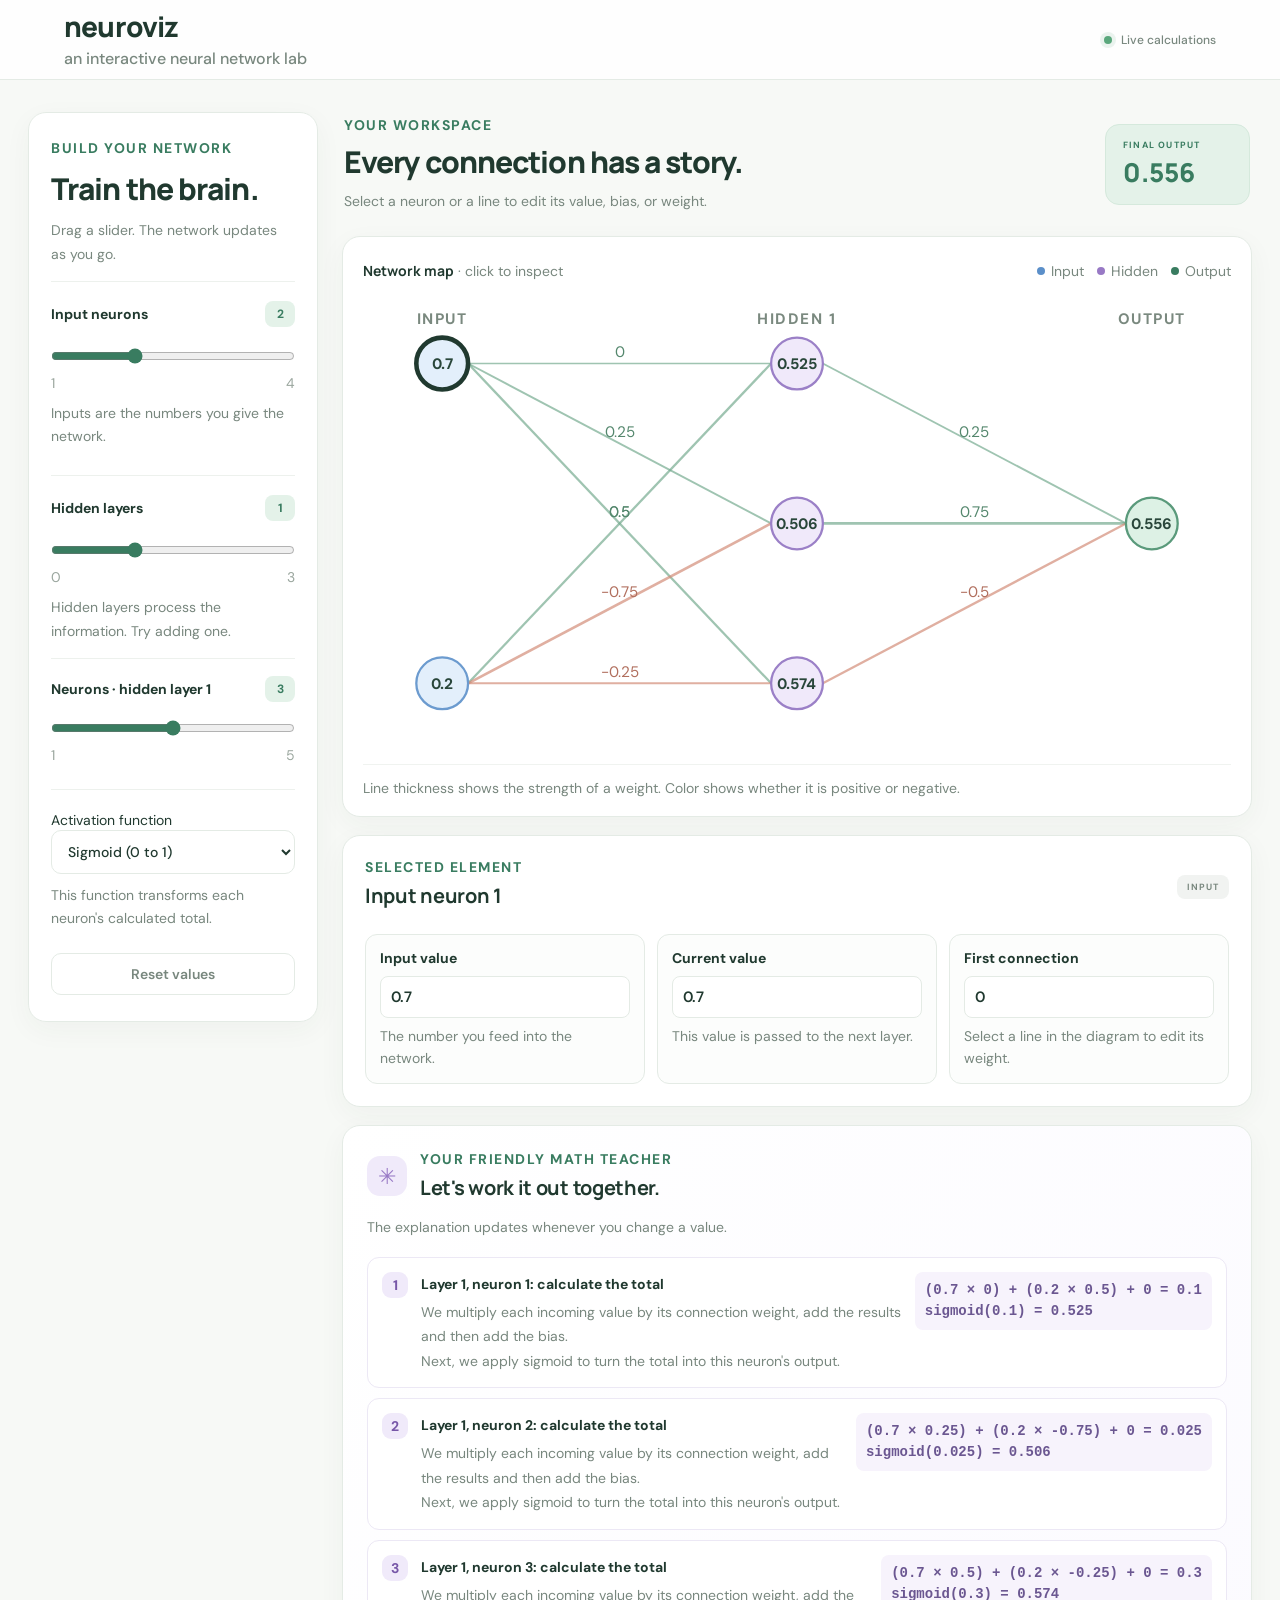
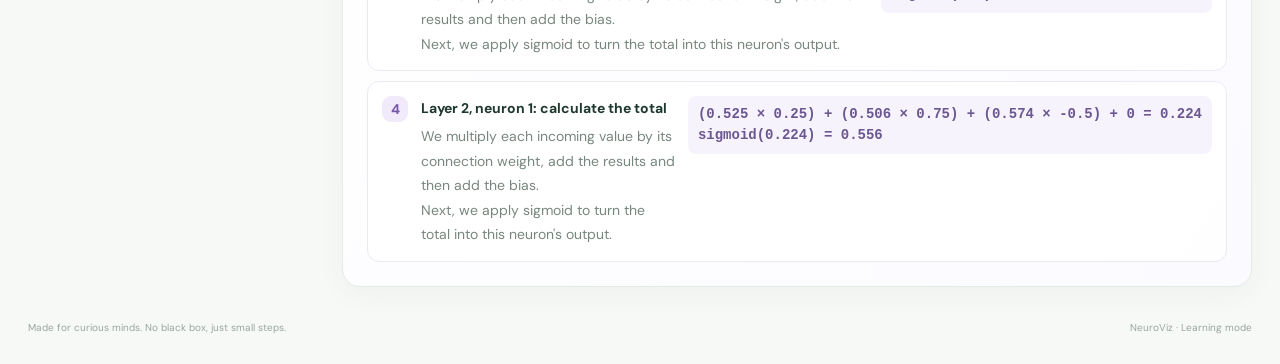
<file: index.html>
<!doctype html>
<html lang="en">
<head>
  <meta charset="utf-8">
  <meta name="viewport" content="width=device-width, initial-scale=1">
  <title>NeuroViz : Neural Network Playground</title>
  <link rel="stylesheet" href="style.css">
</head>
<body>
  <header class="topbar">
    <a class="brand" href="#">
      <span>neuroviz
        <small>an interactive neural network lab</small>
      </span>
    </a>
    <div class="top-note"><span class="status-dot"></span> Live calculations</div>
  </header>

  <main class="layout site-content">
    <aside class="controls panel">
      <div class="eyebrow">BUILD YOUR NETWORK</div>
      <h1>Train the brain.</h1>
      <p class="muted">Drag a slider. The network updates as you go.</p>

      <section class="control-group">
        <div class="control-heading"><label for="inputCount">Input neurons</label><output id="inputCountOut">2</output></div>
        <input id="inputCount" type="range" min="1" max="4" value="2" step="1">
        <div class="range-labels"><span>1</span><span>4</span></div>
        <p class="hint">Inputs are the numbers you give the network.</p>
      </section>

      <section class="control-group">
        <div class="control-heading"><label for="hiddenCount">Hidden layers</label><output id="hiddenCountOut">1</output></div>
        <input id="hiddenCount" type="range" min="0" max="3" value="1" step="1">
        <div class="range-labels"><span>0</span><span>3</span></div>
        <p class="hint">Hidden layers process the information. Try adding one.</p>
      </section>

      <div id="layerControls"></div>

      <section class="control-group">
        <label for="activation">Activation function</label>
        <select id="activation">
          <option value="sigmoid">Sigmoid (0 to 1)</option>
          <option value="relu">ReLU (0 or above)</option>
          <option value="tanh">Tanh (-1 to 1)</option>
        </select>
        <p class="hint">This function transforms each neuron's calculated total.</p>
      </section>

      <button id="resetBtn" class="quiet-button">Reset values</button>
    </aside>

    <section class="workspace">
      <div class="intro">
        <div>
          <div class="eyebrow">YOUR WORKSPACE</div>
          <h2>Every connection has a story.</h2>
          <p class="muted">Select a neuron or a line to edit its value, bias, or weight.</p>
        </div>
        <div class="output-pill"><span>FINAL OUTPUT</span><strong id="finalOutput">—</strong></div>
      </div>

      <section class="network-panel panel">
        <div class="network-toolbar">
          <div><strong>Network map</strong><span class="muted"> · click to inspect</span></div>
          <div class="legend"><span><i class="legend-dot input-dot"></i> Input</span><span><i class="legend-dot hidden-dot"></i> Hidden</span><span><i class="legend-dot output-dot"></i> Output</span></div>
        </div>
        <div id="networkCanvas" class="network-canvas" aria-label="Interactive neural network diagram"></div>
        <div class="network-foot muted">Line thickness shows the strength of a weight. Color shows whether it is positive or negative.</div>
      </section>

      <section class="editor panel">
        <div class="editor-title"><div><div class="eyebrow">SELECTED ELEMENT</div><h3 id="selectedTitle">Input neuron 1</h3></div><span class="edit-tag" id="selectedType">INPUT</span></div>
        <div id="editorFields" class="editor-fields"></div>
      </section>

      <section class="teacher panel">
        <div class="teacher-heading"><span class="teacher-icon">✳</span><div><div class="eyebrow">YOUR FRIENDLY MATH TEACHER</div><h3>Let's work it out together.</h3></div></div>
        <p class="muted">The explanation updates whenever you change a value.</p>
        <div id="lessonSteps" class="lesson-steps"></div>
      </section>
    </section>
  </main>
  <footer>Made for curious minds. No black box, just small steps. <span>NeuroViz · Learning mode</span></footer>
  <script src="script.js"></script>
</body>
</html>
</file>
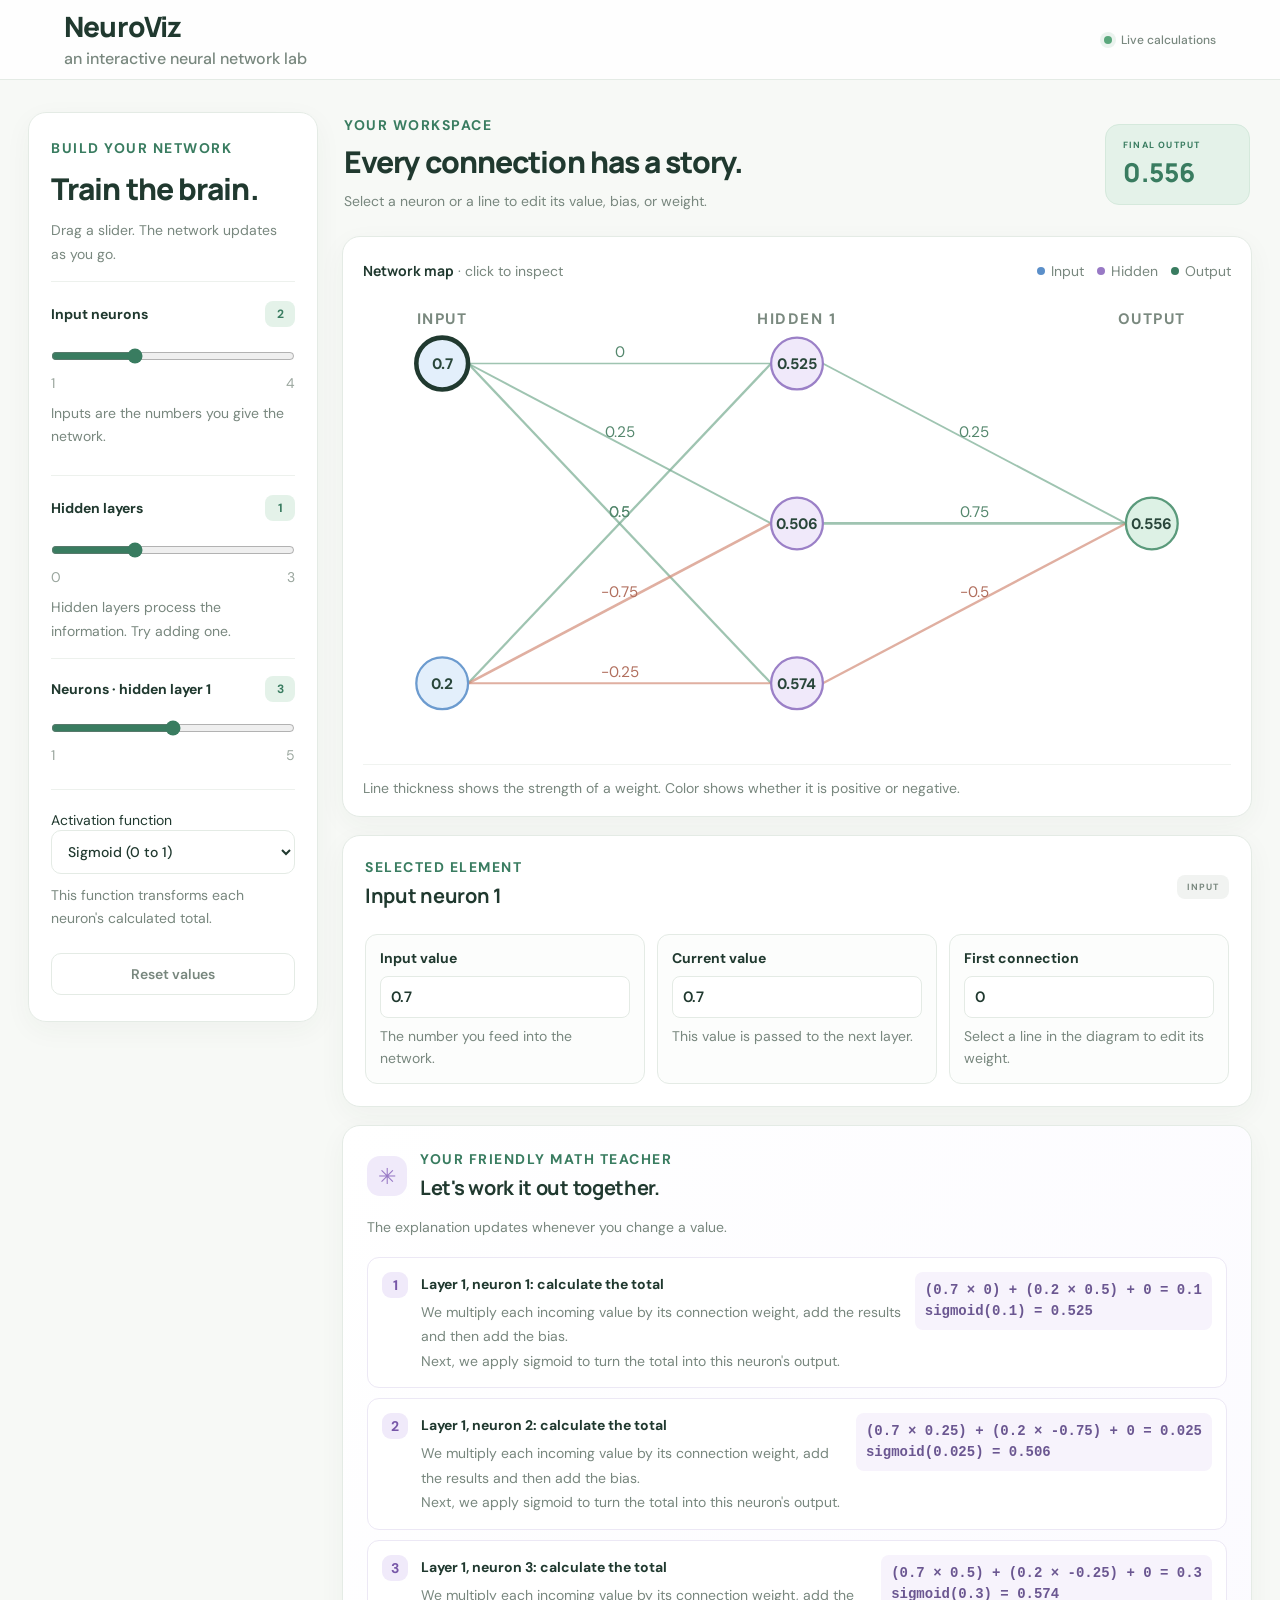
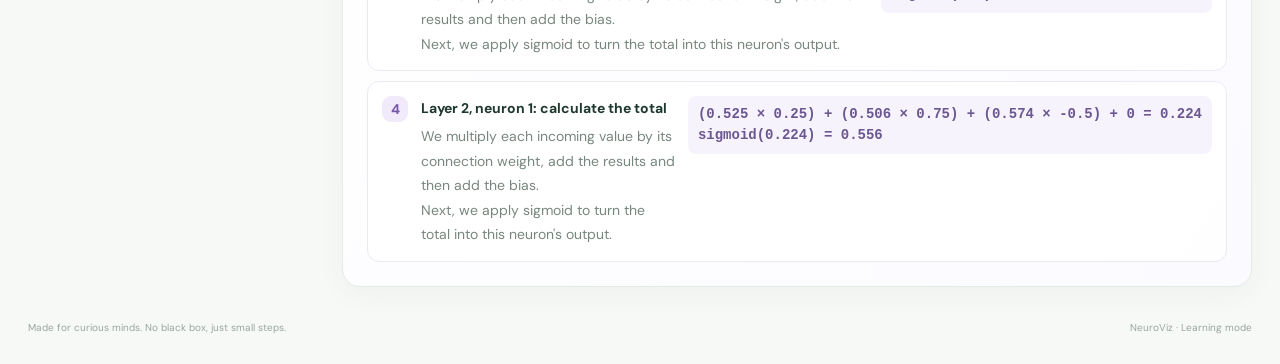
<file: public/index.html>
<!doctype html>
<html lang="en">
<head>
  <meta charset="utf-8">
  <meta name="viewport" content="width=device-width, initial-scale=1">
  <title>NeuroViz : Neural Network Playground</title>
  <link rel="stylesheet" href="./style.css">
</head>
<body>
  <header class="topbar">
    <a class="brand" href="#">
      <span>NeuroViz
        <small>an interactive neural network lab</small>
      </span>
    </a>
    <div class="top-note"><span class="status-dot"></span> Live calculations</div>
  </header>

  <main class="layout site-content">
    <aside class="controls panel">
      <div class="eyebrow">BUILD YOUR NETWORK</div>
      <h1>Train the brain.</h1>
      <p class="muted">Drag a slider. The network updates as you go.</p>

      <section class="control-group">
        <div class="control-heading"><label for="inputCount">Input neurons</label><output id="inputCountOut">2</output></div>
        <input id="inputCount" type="range" min="1" max="4" value="2" step="1">
        <div class="range-labels"><span>1</span><span>4</span></div>
        <p class="hint">Inputs are the numbers you give the network.</p>
      </section>

      <section class="control-group">
        <div class="control-heading"><label for="hiddenCount">Hidden layers</label><output id="hiddenCountOut">1</output></div>
        <input id="hiddenCount" type="range" min="0" max="3" value="1" step="1">
        <div class="range-labels"><span>0</span><span>3</span></div>
        <p class="hint">Hidden layers process the information. Try adding one.</p>
      </section>

      <div id="layerControls"></div>

      <section class="control-group">
        <label for="activation">Activation function</label>
        <select id="activation">
          <option value="sigmoid">Sigmoid (0 to 1)</option>
          <option value="relu">ReLU (0 or above)</option>
          <option value="tanh">Tanh (-1 to 1)</option>
        </select>
        <p class="hint">This function transforms each neuron's calculated total.</p>
      </section>

      <button id="resetBtn" class="quiet-button">Reset values</button>
    </aside>

    <section class="workspace">
      <div class="intro">
        <div>
          <div class="eyebrow">YOUR WORKSPACE</div>
          <h2>Every connection has a story.</h2>
          <p class="muted">Select a neuron or a line to edit its value, bias, or weight.</p>
        </div>
        <div class="output-pill"><span>FINAL OUTPUT</span><strong id="finalOutput">—</strong></div>
      </div>

      <section class="network-panel panel">
        <div class="network-toolbar">
          <div><strong>Network map</strong><span class="muted"> · click to inspect</span></div>
          <div class="legend"><span><i class="legend-dot input-dot"></i> Input</span><span><i class="legend-dot hidden-dot"></i> Hidden</span><span><i class="legend-dot output-dot"></i> Output</span></div>
        </div>
        <div id="networkCanvas" class="network-canvas" aria-label="Interactive neural network diagram"></div>
        <div class="network-foot muted">Line thickness shows the strength of a weight. Color shows whether it is positive or negative.</div>
      </section>

      <section class="editor panel">
        <div class="editor-title"><div><div class="eyebrow">SELECTED ELEMENT</div><h3 id="selectedTitle">Input neuron 1</h3></div><span class="edit-tag" id="selectedType">INPUT</span></div>
        <div id="editorFields" class="editor-fields"></div>
      </section>

      <section class="teacher panel">
        <div class="teacher-heading"><span class="teacher-icon">✳</span><div><div class="eyebrow">YOUR FRIENDLY MATH TEACHER</div><h3>Let's work it out together.</h3></div></div>
        <p class="muted">The explanation updates whenever you change a value.</p>
        <div id="lessonSteps" class="lesson-steps"></div>
      </section>
    </section>
  </main>
  <footer>Made for curious minds. No black box, just small steps. <span>NeuroViz · Learning mode</span></footer>
  <script src="./script.js"></script>
</body>
</html>
</file>
<file: style.css>
@import url('https://fonts.googleapis.com/css2?family=DM+Sans:wght@400;500;600;700&family=Manrope:wght@400;500;600;700;800&display=swap');

/* =========================
   1. VARIABLES & RESET
========================= */

:root {
  --ink: #20392f;
  --muted: #78877e;
  --line: #e4ebe5;
  --paper: #f7f9f6;
  --white: #ffffff;

  --green: #397c60;
  --green-soft: #e4f2e9;

  --blue: #5b8fc9;
  --blue-soft: #e5effb;

  --purple: #9879c5;
  --purple-soft: #f0eafa;

  --orange: #d68b6e;

  --radius: 18px;
  --shadow: 0 8px 28px rgba(36, 70, 50, 0.045);
  --transition: 180ms ease;
}

* {
  box-sizing: border-box;
}

html {
  scroll-behavior: smooth;
}

body {
  margin: 0;
  background: var(--paper);
  color: var(--ink);
  font-family: "DM Sans", sans-serif;
  -webkit-font-smoothing: antialiased;
}

button,
input,
select {
  font: inherit;
}

button {
  transition: background var(--transition),
              border-color var(--transition),
              transform var(--transition);
}

::selection {
  background: var(--green-soft);
  color: var(--ink);
}


/* =========================
   2. HEADER & BRAND
========================= */

.topbar {
  min-height: 80px;
  padding: 0 5vw;
  display: flex;
  align-items: center;
  justify-content: space-between;
  gap: 20px;
  background: rgba(255, 255, 255, 0.92);
  border-bottom: 1px solid var(--line);
}

.topbar .brand {
  display: flex;
  align-items: center;
  color: var(--ink);
  text-decoration: none;
  font-weight: 800;
  font-size: 28px;
  line-height: 1.3;
  font-family: "Manrope", sans-serif;
  letter-spacing: -0.8px;
} 

.topbar .brand small {
  display: block;
  margin-top: 3px;
  color: var(--muted);
  font-weight: 500;
  font-size: 16px;
  line-height: 1.5;
  font-family: "DM Sans", sans-serif;
  letter-spacing: 0;
}

.top-note {
  display: flex;
  align-items: center;
  gap: 9px;
  color: var(--muted);
  font-size: 12px;
  font-weight: 500;
}

.status-dot {
  width: 8px;
  height: 8px;
  flex-shrink: 0;
  border-radius: 50%;
  background: #5aa77c;
  box-shadow: 0 0 0 4px rgba(90, 167, 124, 0.12);
}


/* =========================
   3. MAIN LAYOUT
========================= */

.layout {
  width: 100%;
  max-width: 1500px;
  margin: 0 auto;
  padding: 32px 28px;
  display: grid;
  grid-template-columns: 290px minmax(0, 1fr);
  align-items: start;
  gap: 24px;
}

.panel {
  min-width: 0;
  background: var(--white);
  border: 1px solid var(--line);
  border-radius: var(--radius);
  box-shadow: var(--shadow);
}

.controls {
  position: sticky;
  top: 20px;
  padding: 26px 22px;
}

.workspace {
  min-width: 0;
}

.eyebrow {
  color: var(--green);
  font-size: 10px;
  font-weight: 700;
  letter-spacing: 1.5px;
  text-transform: uppercase;
}

h1,
h2,
h3,
p {
  margin-top: 0;
}

h1 {
  margin: 13px 0 10px;
  font: 800 25px/1.25 "Manrope", sans-serif;
  letter-spacing: -0.9px;
}

h2 {
  margin: 8px 0;
  font: 800 27px/1.3 "Manrope", sans-serif;
  letter-spacing: -0.9px;
}

h3 {
  margin: 6px 0;
  font: 700 17px/1.4 "Manrope", sans-serif;
  letter-spacing: -0.3px;
}

.muted {
  color: var(--muted);
  font-size: 12px;
  line-height: 1.75;
}


/* =========================
   4. NETWORK CONTROLS
========================= */

.control-group {
  margin-top: 12px;
  padding: 19px 0 14px;
  border-top: 1px solid #edf1ed;
}

.control-heading {
  display: flex;
  align-items: center;
  justify-content: space-between;
  gap: 10px;
  margin-bottom: 13px;
  font-size: 12px;
  font-weight: 700;
}

output {
  min-width: 30px;
  padding: 5px 8px;
  border-radius: 8px;
  background: var(--green-soft);
  color: var(--green);
  font-size: 12px;
  font-weight: 700;
  text-align: center;
}

input[type="range"] {
  width: 100%;
  margin: 8px 0;
  accent-color: var(--green);
  cursor: pointer;
}

.range-labels {
  display: flex;
  justify-content: space-between;
  margin-top: 2px;
  color: #9aa69e;
  font-size: 10px;
}

.hint {
  margin: 10px 0 0;
  color: var(--muted);
  font-size: 11px;
  line-height: 1.7;
}

select {
  width: 100%;
  padding: 11px 12px;
  border: 1px solid var(--line);
  border-radius: 10px;
  outline: none;
  background: #fff;
  color: var(--ink);
  font: 500 12px "DM Sans", sans-serif;
  cursor: pointer;
  transition: border-color var(--transition),
              box-shadow var(--transition);
}

select:focus {
  border-color: #9bc5ac;
  box-shadow: 0 0 0 3px rgba(57, 124, 96, 0.09);
}

.layer-control {
  padding: 17px 0 13px;
  border-top: 1px solid #edf1ed;
}

.layer-control .control-heading {
  margin-bottom: 10px;
}

.quiet-button {
  width: 100%;
  margin-top: 8px;
  padding: 11px 14px;
  border: 1px solid var(--line);
  border-radius: 10px;
  background: #fff;
  color: var(--muted);
  font-size: 12px;
  font-weight: 600;
  cursor: pointer;
}

.quiet-button:hover {
  border-color: #c9ded0;
  background: var(--green-soft);
  color: var(--green);
}

.quiet-button:active {
  transform: scale(0.98);
}


/* =========================
   5. WORKSPACE INTRO
========================= */

.intro {
  display: flex;
  align-items: center;
  justify-content: space-between;
  gap: 22px;
  margin: 4px 2px 22px;
}

.intro p {
  margin-bottom: 0;
}

.output-pill {
  min-width: 145px;
  padding: 14px 17px;
  border: 1px solid #d5e9dc;
  border-radius: 14px;
  background: var(--green-soft);
}

.output-pill span {
  display: block;
  margin-bottom: 5px;
  color: var(--green);
  font-size: 9px;
  font-weight: 700;
  letter-spacing: 1.2px;
}

.output-pill strong {
  color: var(--green);
  font: 800 26px/1.3 "Manrope", sans-serif;
  overflow-wrap: anywhere;
}


/* =========================
   6. NETWORK VISUALIZATION
========================= */

.network-panel {
  padding: 22px 20px 15px;
}

.network-toolbar {
  display: flex;
  align-items: center;
  justify-content: space-between;
  gap: 14px;
  font-size: 12px;
}

.network-toolbar strong {
  font: 700 14px "Manrope", sans-serif;
}

.legend {
  display: flex;
  flex-wrap: wrap;
  gap: 13px;
  color: var(--muted);
  font-size: 10px;
}

.legend span {
  display: flex;
  align-items: center;
  gap: 6px;
}

.legend-dot {
  display: inline-block;
  width: 8px;
  height: 8px;
  border-radius: 50%;
}

.input-dot {
  background: var(--blue);
}

.hidden-dot {
  background: var(--purple);
}

.output-dot {
  background: var(--green);
}

.network-canvas {
  width: 100%;
  min-height: 260px;
  margin: 12px 0;
  overflow-x: auto;
  scrollbar-width: thin;
  scrollbar-color: #d6e3da transparent;
}

.network-canvas svg {
  display: block;
  width: 100%;
  min-width: 520px;
  height: auto;
  max-height: 470px;
}

.network-foot {
  padding-top: 12px;
  border-top: 1px solid #f0f3f0;
  font-size: 10px;
  line-height: 1.7;
}

.neuron {
  cursor: pointer;
  transition: filter var(--transition);
}

.neuron:hover {
  filter: brightness(0.96);
}

.neuron.selected {
  stroke: var(--ink) !important;
  stroke-width: 3 !important;
}

.weight-line {
  cursor: pointer;
  transition: opacity var(--transition),
              stroke-width var(--transition);
}

.weight-line:hover {
  opacity: 1 !important;
  stroke-width: 4 !important;
}


/* =========================
   7. SELECTED ELEMENT EDITOR
========================= */

.editor {
  margin-top: 18px;
  padding: 22px;
}

.editor-title {
  display: flex;
  align-items: center;
  justify-content: space-between;
  gap: 12px;
}

.edit-tag {
  padding: 6px 10px;
  border-radius: 8px;
  background: #f1f3f1;
  color: var(--muted);
  font-size: 9px;
  font-weight: 700;
  letter-spacing: 1px;
}

.editor-fields {
  display: grid;
  grid-template-columns: repeat(3, minmax(0, 1fr));
  gap: 12px;
  margin-top: 18px;
}

.field {
  min-width: 0;
  padding: 14px;
  border: 1px solid var(--line);
  border-radius: 12px;
  background: #fcfdfc;
  transition: border-color var(--transition),
              background var(--transition);
}

.field:focus-within {
  border-color: #b5d5c0;
  background: #fff;
}

.field label {
  display: block;
  margin-bottom: 9px;
  font-size: 11px;
  font-weight: 700;
}

.field input {
  width: 100%;
  min-width: 0;
  padding: 10px;
  border: 1px solid var(--line);
  border-radius: 8px;
  outline: none;
  background: #fff;
  color: var(--ink);
  font: 600 13px "DM Sans", sans-serif;
}

.field input:focus {
  border-color: #a7cdb6;
  box-shadow: 0 0 0 3px rgba(57, 124, 96, 0.08);
}

.field small {
  display: block;
  margin-top: 7px;
  color: var(--muted);
  font-size: 10px;
  line-height: 1.6;
}


/* =========================
   8. FRIENDLY MATH TEACHER
========================= */

.teacher {
  margin-top: 18px;
  padding: 24px;
  background: linear-gradient(125deg, #fff 0%, #fbfaff 100%);
}

.teacher-heading {
  display: flex;
  align-items: center;
  gap: 13px;
}

.teacher-icon {
  display: grid;
  flex-shrink: 0;
  place-items: center;
  width: 40px;
  height: 40px;
  border-radius: 13px;
  background: var(--purple-soft);
  color: var(--purple);
  font-size: 22px;
}

.teacher-heading h3 {
  margin-bottom: 0;
}

.teacher > p {
  margin: 13px 0 17px;
}

.lesson-steps {
  display: grid;
  gap: 10px;
}

.lesson-step {
  display: grid;
  grid-template-columns: 28px minmax(0, 1fr) auto;
  align-items: start;
  gap: 11px;
  padding: 14px;
  border: 1px solid #ece8f5;
  border-radius: 12px;
  background: rgba(255, 255, 255, 0.9);
  transition: border-color var(--transition),
              box-shadow var(--transition);
}

.lesson-step:hover {
  border-color: #dcd1ef;
  box-shadow: 0 4px 14px rgba(100, 76, 145, 0.045);
}

.step-number {
  display: grid;
  place-items: center;
  width: 26px;
  height: 26px;
  border-radius: 9px;
  background: var(--purple-soft);
  color: #7757a8;
  font-size: 11px;
  font-weight: 700;
}

.step-copy strong {
  display: block;
  margin: 2px 0 5px;
  font-size: 12px;
  line-height: 1.5;
}

.step-copy p {
  margin: 0;
  color: var(--muted);
  font-size: 11px;
  line-height: 1.75;
}

.formula {
  padding: 8px 10px;
  border-radius: 8px;
  background: #f7f3fc;
  color: #6b5791;
  font: 600 11px/1.5 ui-monospace, SFMono-Regular, Consolas, monospace;
  white-space: nowrap;
}


/* =========================
   9. FOOTER
========================= */

footer {
  display: flex;
  justify-content: space-between;
  gap: 14px;
  max-width: 1500px;
  margin: 0 auto;
  padding: 0 28px 28px;
  color: #9aa69e;
  font-size: 10px;
  line-height: 1.7;
}


/* =========================
   10. ACCESSIBILITY
========================= */

button:focus-visible,
a:focus-visible,
input:focus-visible,
select:focus-visible {
  outline: 2px solid #78a98c;
  outline-offset: 3px;
}


/* =========================
   11. RESPONSIVE DESIGN
========================= */

@media (max-width: 1000px) {
  .layout {
    grid-template-columns: 250px minmax(0, 1fr);
    gap: 18px;
    padding: 24px 18px;
  }

  .controls {
    padding: 22px 18px;
  }

  .editor-fields {
    grid-template-columns: repeat(2, minmax(0, 1fr));
  }

  .formula {
    white-space: normal;
  }
}

@media (max-width: 760px) {
  .topbar {
    min-height: 72px;
    padding: 0 20px;
  }

  .layout {
    grid-template-columns: 1fr;
    padding: 18px 14px;
  }

  .controls {
    position: static;
  }

  .intro {
    align-items: flex-start;
    gap: 14px;
  }

  .intro h2 {
    font-size: 23px;
  }

  .network-panel,
  .editor,
  .teacher {
    padding: 18px;
  }

  .network-toolbar {
    align-items: flex-start;
    flex-direction: column;
  }

  footer {
    padding: 0 18px 22px;
  }
}

@media (max-width: 560px) {
  .topbar {
    min-height: 68px;
    padding: 0 16px;
  }

  .brand {
    font-size: 21px;
  }

  .brand small {
    font-size: 11px;
  }

  .top-note {
    gap: 6px;
    font-size: 10px;
  }

  .layout {
    padding: 14px 10px;
    gap: 16px;
  }

  .intro {
    display: block;
  }

  .intro h2 {
    font-size: 22px;
  }

  .output-pill {
    display: inline-block;
    margin-top: 14px;
  }

  .editor-fields {
    grid-template-columns: 1fr;
  }

  .lesson-step {
    grid-template-columns: 28px minmax(0, 1fr);
  }

  .formula {
    grid-column: 2;
    white-space: normal;
    overflow-wrap: anywhere;
  }

  footer {
    flex-direction: column;
    padding: 0 14px 20px;
  }
}

@media (prefers-reduced-motion: reduce) {
  *,
  *::before,
  *::after {
    scroll-behavior: auto !important;
    transition-duration: 0.01ms !important;
    animation-duration: 0.01ms !important;
  }
}


/* GLOBAL WEBSITE TYPOGRAPHY */

.site-content h1 {
  font-size: 30px;
}

.site-content h2 {
  font-size: 30px;
}

.site-content h3 {
  font-size: 20px;
}

.site-content p,
.site-content .muted {
  font-size: 14px;
}

.site-content .eyebrow {
  font-size: 14px;
}

.site-content label,
.site-content .control-heading,
.site-content select {
  font-size: 14px;
}

.site-content .hint,
.site-content .field small,
.site-content .step-copy p {
  font-size: 14px;
}

.site-content .range-labels,
.site-content .legend,
.site-content .network-foot {
  font-size: 14px;
}

.site-content .field label,
.site-content .step-copy strong {
  font-size: 14px;
}

.site-content .field input {
  font-size: 15px;
}

.site-content .quiet-button {
  font-size: 14px;
}

.site-content .formula {
  font-size: 14px;
}

.site-content .step-number {
  font-size: 14px;
}
</file>
<file: public/style.css>
@import url('https://fonts.googleapis.com/css2?family=DM+Sans:wght@400;500;600;700&family=Manrope:wght@400;500;600;700;800&display=swap');

/* =========================
   1. VARIABLES & RESET
========================= */

:root {
  --ink: #20392f;
  --muted: #78877e;
  --line: #e4ebe5;
  --paper: #f7f9f6;
  --white: #ffffff;

  --green: #397c60;
  --green-soft: #e4f2e9;

  --blue: #5b8fc9;
  --blue-soft: #e5effb;

  --purple: #9879c5;
  --purple-soft: #f0eafa;

  --orange: #d68b6e;

  --radius: 18px;
  --shadow: 0 8px 28px rgba(36, 70, 50, 0.045);
  --transition: 180ms ease;
}

* {
  box-sizing: border-box;
}

html {
  scroll-behavior: smooth;
}

body {
  margin: 0;
  background: var(--paper);
  color: var(--ink);
  font-family: "DM Sans", sans-serif;
  -webkit-font-smoothing: antialiased;
}

button,
input,
select {
  font: inherit;
}

button {
  transition: background var(--transition),
              border-color var(--transition),
              transform var(--transition);
}

::selection {
  background: var(--green-soft);
  color: var(--ink);
}


/* =========================
   2. HEADER & BRAND
========================= */

.topbar {
  min-height: 80px;
  padding: 0 5vw;
  display: flex;
  align-items: center;
  justify-content: space-between;
  gap: 20px;
  background: rgba(255, 255, 255, 0.92);
  border-bottom: 1px solid var(--line);
}

.topbar .brand {
  display: flex;
  align-items: center;
  color: var(--ink);
  text-decoration: none;
  font-weight: 800;
  font-size: 28px;
  line-height: 1.3;
  font-family: "Manrope", sans-serif;
  letter-spacing: -0.8px;
} 

.topbar .brand small {
  display: block;
  margin-top: 3px;
  color: var(--muted);
  font-weight: 500;
  font-size: 16px;
  line-height: 1.5;
  font-family: "DM Sans", sans-serif;
  letter-spacing: 0;
}

.top-note {
  display: flex;
  align-items: center;
  gap: 9px;
  color: var(--muted);
  font-size: 12px;
  font-weight: 500;
}

.status-dot {
  width: 8px;
  height: 8px;
  flex-shrink: 0;
  border-radius: 50%;
  background: #5aa77c;
  box-shadow: 0 0 0 4px rgba(90, 167, 124, 0.12);
}


/* =========================
   3. MAIN LAYOUT
========================= */

.layout {
  width: 100%;
  max-width: 1500px;
  margin: 0 auto;
  padding: 32px 28px;
  display: grid;
  grid-template-columns: 290px minmax(0, 1fr);
  align-items: start;
  gap: 24px;
}

.panel {
  min-width: 0;
  background: var(--white);
  border: 1px solid var(--line);
  border-radius: var(--radius);
  box-shadow: var(--shadow);
}

.controls {
  position: sticky;
  top: 20px;
  padding: 26px 22px;
}

.workspace {
  min-width: 0;
}

.eyebrow {
  color: var(--green);
  font-size: 10px;
  font-weight: 700;
  letter-spacing: 1.5px;
  text-transform: uppercase;
}

h1,
h2,
h3,
p {
  margin-top: 0;
}

h1 {
  margin: 13px 0 10px;
  font: 800 25px/1.25 "Manrope", sans-serif;
  letter-spacing: -0.9px;
}

h2 {
  margin: 8px 0;
  font: 800 27px/1.3 "Manrope", sans-serif;
  letter-spacing: -0.9px;
}

h3 {
  margin: 6px 0;
  font: 700 17px/1.4 "Manrope", sans-serif;
  letter-spacing: -0.3px;
}

.muted {
  color: var(--muted);
  font-size: 12px;
  line-height: 1.75;
}


/* =========================
   4. NETWORK CONTROLS
========================= */

.control-group {
  margin-top: 12px;
  padding: 19px 0 14px;
  border-top: 1px solid #edf1ed;
}

.control-heading {
  display: flex;
  align-items: center;
  justify-content: space-between;
  gap: 10px;
  margin-bottom: 13px;
  font-size: 12px;
  font-weight: 700;
}

output {
  min-width: 30px;
  padding: 5px 8px;
  border-radius: 8px;
  background: var(--green-soft);
  color: var(--green);
  font-size: 12px;
  font-weight: 700;
  text-align: center;
}

input[type="range"] {
  width: 100%;
  margin: 8px 0;
  accent-color: var(--green);
  cursor: pointer;
}

.range-labels {
  display: flex;
  justify-content: space-between;
  margin-top: 2px;
  color: #9aa69e;
  font-size: 10px;
}

.hint {
  margin: 10px 0 0;
  color: var(--muted);
  font-size: 11px;
  line-height: 1.7;
}

select {
  width: 100%;
  padding: 11px 12px;
  border: 1px solid var(--line);
  border-radius: 10px;
  outline: none;
  background: #fff;
  color: var(--ink);
  font: 500 12px "DM Sans", sans-serif;
  cursor: pointer;
  transition: border-color var(--transition),
              box-shadow var(--transition);
}

select:focus {
  border-color: #9bc5ac;
  box-shadow: 0 0 0 3px rgba(57, 124, 96, 0.09);
}

.layer-control {
  padding: 17px 0 13px;
  border-top: 1px solid #edf1ed;
}

.layer-control .control-heading {
  margin-bottom: 10px;
}

.quiet-button {
  width: 100%;
  margin-top: 8px;
  padding: 11px 14px;
  border: 1px solid var(--line);
  border-radius: 10px;
  background: #fff;
  color: var(--muted);
  font-size: 12px;
  font-weight: 600;
  cursor: pointer;
}

.quiet-button:hover {
  border-color: #c9ded0;
  background: var(--green-soft);
  color: var(--green);
}

.quiet-button:active {
  transform: scale(0.98);
}


/* =========================
   5. WORKSPACE INTRO
========================= */

.intro {
  display: flex;
  align-items: center;
  justify-content: space-between;
  gap: 22px;
  margin: 4px 2px 22px;
}

.intro p {
  margin-bottom: 0;
}

.output-pill {
  min-width: 145px;
  padding: 14px 17px;
  border: 1px solid #d5e9dc;
  border-radius: 14px;
  background: var(--green-soft);
}

.output-pill span {
  display: block;
  margin-bottom: 5px;
  color: var(--green);
  font-size: 9px;
  font-weight: 700;
  letter-spacing: 1.2px;
}

.output-pill strong {
  color: var(--green);
  font: 800 26px/1.3 "Manrope", sans-serif;
  overflow-wrap: anywhere;
}


/* =========================
   6. NETWORK VISUALIZATION
========================= */

.network-panel {
  padding: 22px 20px 15px;
}

.network-toolbar {
  display: flex;
  align-items: center;
  justify-content: space-between;
  gap: 14px;
  font-size: 12px;
}

.network-toolbar strong {
  font: 700 14px "Manrope", sans-serif;
}

.legend {
  display: flex;
  flex-wrap: wrap;
  gap: 13px;
  color: var(--muted);
  font-size: 10px;
}

.legend span {
  display: flex;
  align-items: center;
  gap: 6px;
}

.legend-dot {
  display: inline-block;
  width: 8px;
  height: 8px;
  border-radius: 50%;
}

.input-dot {
  background: var(--blue);
}

.hidden-dot {
  background: var(--purple);
}

.output-dot {
  background: var(--green);
}

.network-canvas {
  width: 100%;
  min-height: 260px;
  margin: 12px 0;
  overflow-x: auto;
  scrollbar-width: thin;
  scrollbar-color: #d6e3da transparent;
}

.network-canvas svg {
  display: block;
  width: 100%;
  min-width: 520px;
  height: auto;
  max-height: 470px;
}

.network-foot {
  padding-top: 12px;
  border-top: 1px solid #f0f3f0;
  font-size: 10px;
  line-height: 1.7;
}

.neuron {
  cursor: pointer;
  transition: filter var(--transition);
}

.neuron:hover {
  filter: brightness(0.96);
}

.neuron.selected {
  stroke: var(--ink) !important;
  stroke-width: 3 !important;
}

.weight-line {
  cursor: pointer;
  transition: opacity var(--transition),
              stroke-width var(--transition);
}

.weight-line:hover {
  opacity: 1 !important;
  stroke-width: 4 !important;
}


/* =========================
   7. SELECTED ELEMENT EDITOR
========================= */

.editor {
  margin-top: 18px;
  padding: 22px;
}

.editor-title {
  display: flex;
  align-items: center;
  justify-content: space-between;
  gap: 12px;
}

.edit-tag {
  padding: 6px 10px;
  border-radius: 8px;
  background: #f1f3f1;
  color: var(--muted);
  font-size: 9px;
  font-weight: 700;
  letter-spacing: 1px;
}

.editor-fields {
  display: grid;
  grid-template-columns: repeat(3, minmax(0, 1fr));
  gap: 12px;
  margin-top: 18px;
}

.field {
  min-width: 0;
  padding: 14px;
  border: 1px solid var(--line);
  border-radius: 12px;
  background: #fcfdfc;
  transition: border-color var(--transition),
              background var(--transition);
}

.field:focus-within {
  border-color: #b5d5c0;
  background: #fff;
}

.field label {
  display: block;
  margin-bottom: 9px;
  font-size: 11px;
  font-weight: 700;
}

.field input {
  width: 100%;
  min-width: 0;
  padding: 10px;
  border: 1px solid var(--line);
  border-radius: 8px;
  outline: none;
  background: #fff;
  color: var(--ink);
  font: 600 13px "DM Sans", sans-serif;
}

.field input:focus {
  border-color: #a7cdb6;
  box-shadow: 0 0 0 3px rgba(57, 124, 96, 0.08);
}

.field small {
  display: block;
  margin-top: 7px;
  color: var(--muted);
  font-size: 10px;
  line-height: 1.6;
}


/* =========================
   8. FRIENDLY MATH TEACHER
========================= */

.teacher {
  margin-top: 18px;
  padding: 24px;
  background: linear-gradient(125deg, #fff 0%, #fbfaff 100%);
}

.teacher-heading {
  display: flex;
  align-items: center;
  gap: 13px;
}

.teacher-icon {
  display: grid;
  flex-shrink: 0;
  place-items: center;
  width: 40px;
  height: 40px;
  border-radius: 13px;
  background: var(--purple-soft);
  color: var(--purple);
  font-size: 22px;
}

.teacher-heading h3 {
  margin-bottom: 0;
}

.teacher > p {
  margin: 13px 0 17px;
}

.lesson-steps {
  display: grid;
  gap: 10px;
}

.lesson-step {
  display: grid;
  grid-template-columns: 28px minmax(0, 1fr) auto;
  align-items: start;
  gap: 11px;
  padding: 14px;
  border: 1px solid #ece8f5;
  border-radius: 12px;
  background: rgba(255, 255, 255, 0.9);
  transition: border-color var(--transition),
              box-shadow var(--transition);
}

.lesson-step:hover {
  border-color: #dcd1ef;
  box-shadow: 0 4px 14px rgba(100, 76, 145, 0.045);
}

.step-number {
  display: grid;
  place-items: center;
  width: 26px;
  height: 26px;
  border-radius: 9px;
  background: var(--purple-soft);
  color: #7757a8;
  font-size: 11px;
  font-weight: 700;
}

.step-copy strong {
  display: block;
  margin: 2px 0 5px;
  font-size: 12px;
  line-height: 1.5;
}

.step-copy p {
  margin: 0;
  color: var(--muted);
  font-size: 11px;
  line-height: 1.75;
}

.formula {
  padding: 8px 10px;
  border-radius: 8px;
  background: #f7f3fc;
  color: #6b5791;
  font: 600 11px/1.5 ui-monospace, SFMono-Regular, Consolas, monospace;
  white-space: nowrap;
}


/* =========================
   9. FOOTER
========================= */

footer {
  display: flex;
  justify-content: space-between;
  gap: 14px;
  max-width: 1500px;
  margin: 0 auto;
  padding: 0 28px 28px;
  color: #9aa69e;
  font-size: 10px;
  line-height: 1.7;
}


/* =========================
   10. ACCESSIBILITY
========================= */

button:focus-visible,
a:focus-visible,
input:focus-visible,
select:focus-visible {
  outline: 2px solid #78a98c;
  outline-offset: 3px;
}


/* =========================
   11. RESPONSIVE DESIGN
========================= */

@media (max-width: 1000px) {
  .layout {
    grid-template-columns: 250px minmax(0, 1fr);
    gap: 18px;
    padding: 24px 18px;
  }

  .controls {
    padding: 22px 18px;
  }

  .editor-fields {
    grid-template-columns: repeat(2, minmax(0, 1fr));
  }

  .formula {
    white-space: normal;
  }
}

@media (max-width: 760px) {
  .topbar {
    min-height: 72px;
    padding: 0 20px;
  }

  .layout {
    grid-template-columns: 1fr;
    padding: 18px 14px;
  }

  .controls {
    position: static;
  }

  .intro {
    align-items: flex-start;
    gap: 14px;
  }

  .intro h2 {
    font-size: 23px;
  }

  .network-panel,
  .editor,
  .teacher {
    padding: 18px;
  }

  .network-toolbar {
    align-items: flex-start;
    flex-direction: column;
  }

  footer {
    padding: 0 18px 22px;
  }
}

@media (max-width: 560px) {
  .topbar {
    min-height: 68px;
    padding: 0 16px;
  }

  .brand {
    font-size: 21px;
  }

  .brand small {
    font-size: 11px;
  }

  .top-note {
    gap: 6px;
    font-size: 10px;
  }

  .layout {
    padding: 14px 10px;
    gap: 16px;
  }

  .intro {
    display: block;
  }

  .intro h2 {
    font-size: 22px;
  }

  .output-pill {
    display: inline-block;
    margin-top: 14px;
  }

  .editor-fields {
    grid-template-columns: 1fr;
  }

  .lesson-step {
    grid-template-columns: 28px minmax(0, 1fr);
  }

  .formula {
    grid-column: 2;
    white-space: normal;
    overflow-wrap: anywhere;
  }

  footer {
    flex-direction: column;
    padding: 0 14px 20px;
  }
}

@media (prefers-reduced-motion: reduce) {
  *,
  *::before,
  *::after {
    scroll-behavior: auto !important;
    transition-duration: 0.01ms !important;
    animation-duration: 0.01ms !important;
  }
}


/* GLOBAL WEBSITE TYPOGRAPHY */

.site-content h1 {
  font-size: 30px;
}

.site-content h2 {
  font-size: 30px;
}

.site-content h3 {
  font-size: 20px;
}

.site-content p,
.site-content .muted {
  font-size: 14px;
}

.site-content .eyebrow {
  font-size: 14px;
}

.site-content label,
.site-content .control-heading,
.site-content select {
  font-size: 14px;
}

.site-content .hint,
.site-content .field small,
.site-content .step-copy p {
  font-size: 14px;
}

.site-content .range-labels,
.site-content .legend,
.site-content .network-foot {
  font-size: 14px;
}

.site-content .field label,
.site-content .step-copy strong {
  font-size: 14px;
}

.site-content .field input {
  font-size: 15px;
}

.site-content .quiet-button {
  font-size: 14px;
}

.site-content .formula {
  font-size: 14px;
}

.site-content .step-number {
  font-size: 14px;
}
</file>
